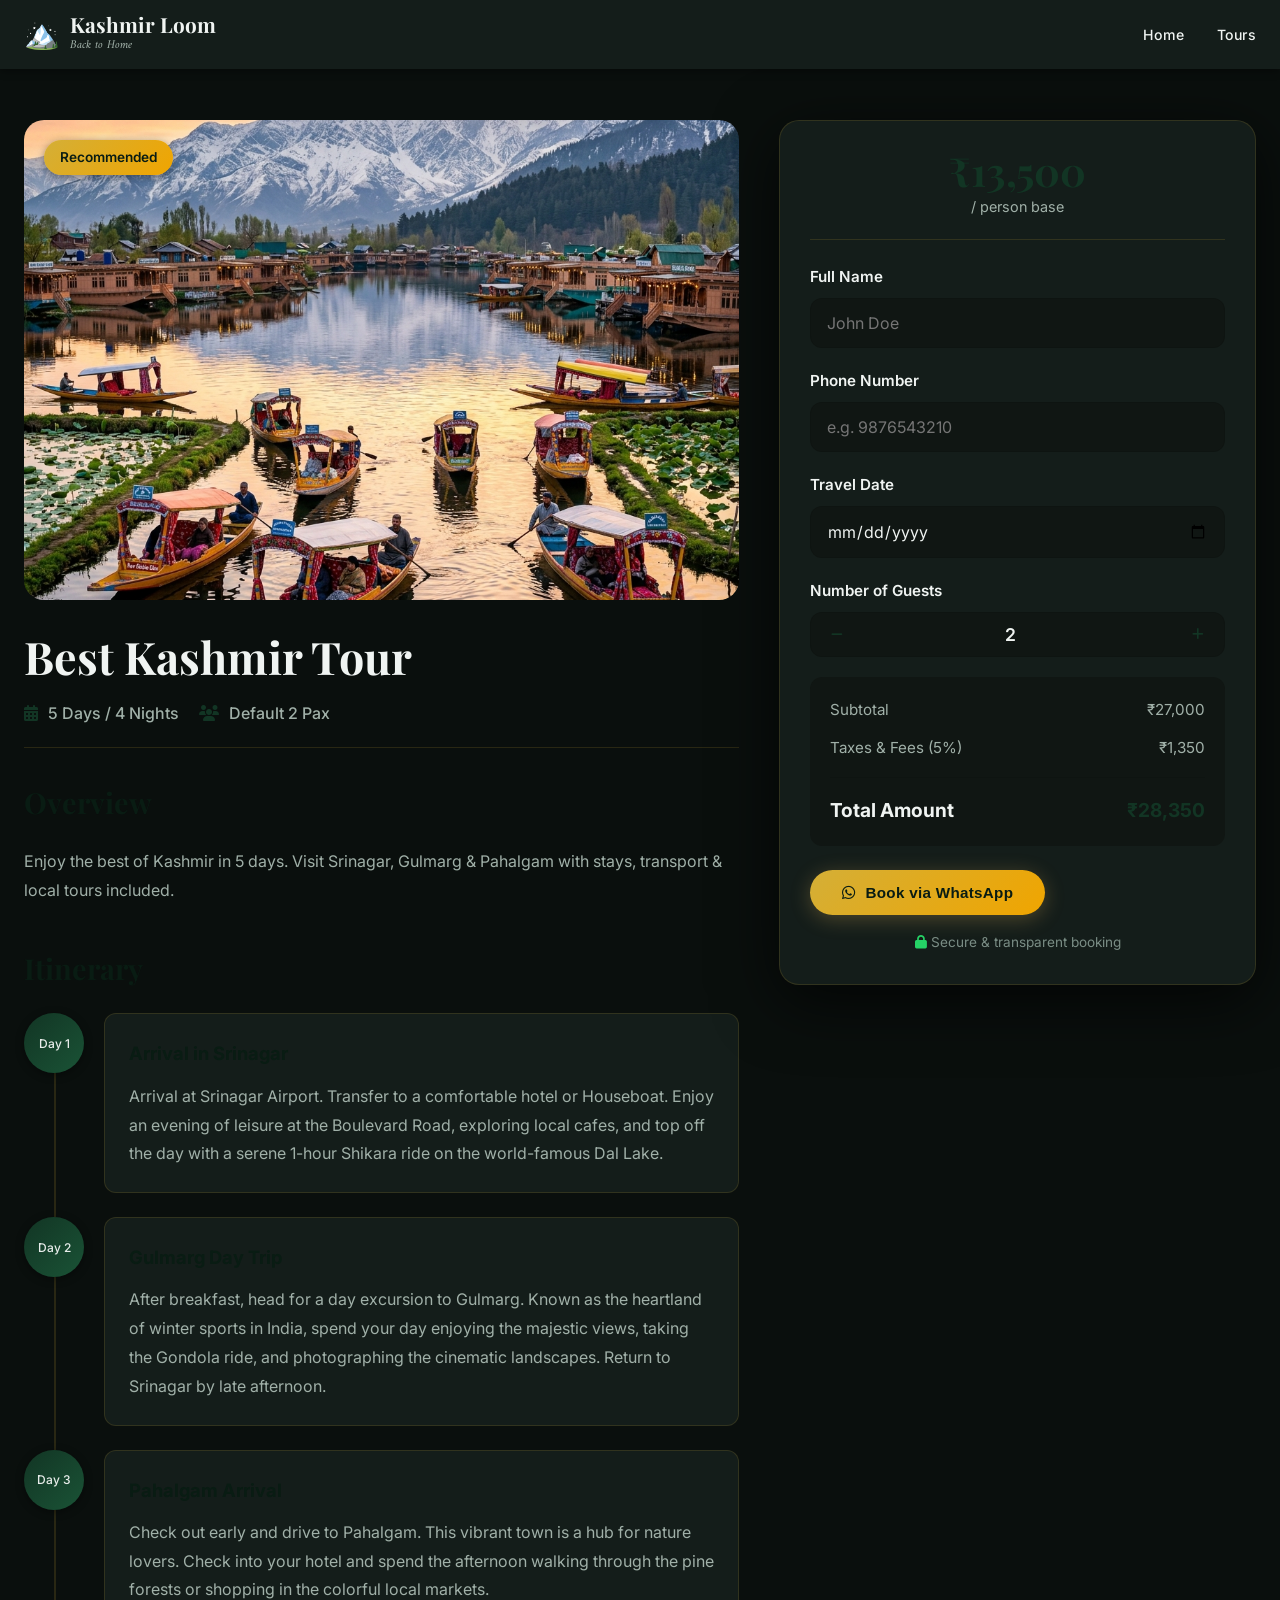
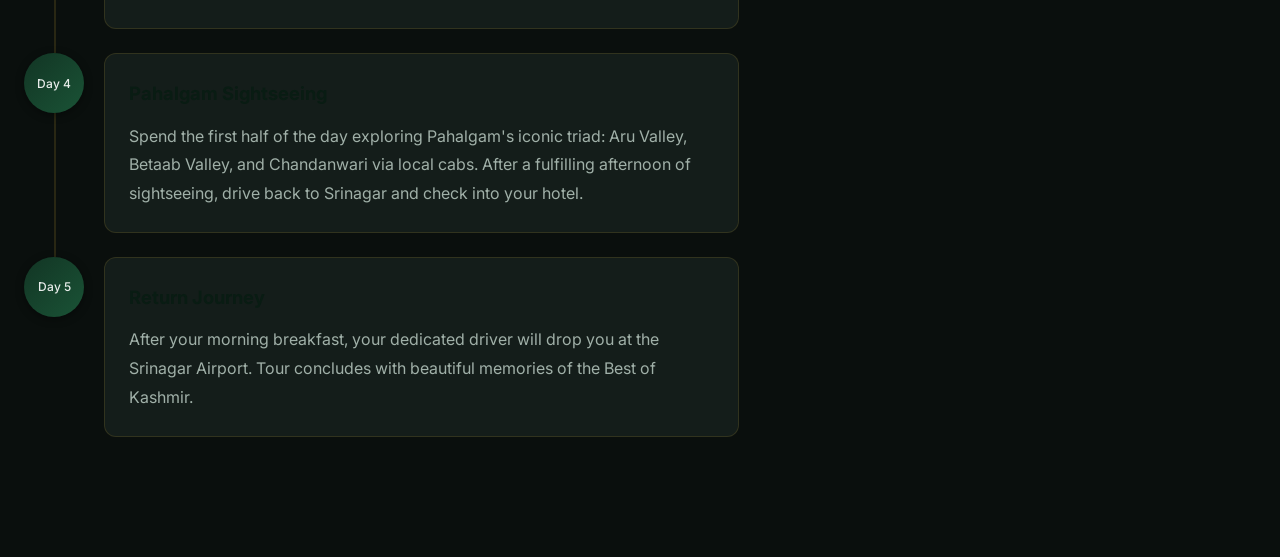
<file: booking.html>
<!DOCTYPE html>
<html lang="en">
<head>
    <meta charset="UTF-8">
    <meta name="viewport" content="width=device-width, initial-scale=1.0">
    <title>Booking Setup - Kashmir Loom Tour</title>
    <link rel="preconnect" href="https://fonts.googleapis.com">
    <link rel="preconnect" href="https://fonts.gstatic.com" crossorigin>
    <link href="https://fonts.googleapis.com/css2?family=Playfair+Display:ital,wght@0,400;0,500;0,600;0,700;1,400;1,500&family=Inter:wght@300;400;500;600;700&family=Amiri:ital,wght@0,400;0,700;1,400&display=swap" rel="stylesheet">
    <link rel="stylesheet" href="https://cdnjs.cloudflare.com/ajax/libs/font-awesome/6.5.1/css/all.min.css">
    <link rel="stylesheet" href="style.css">
</head>
<body class="bg-light">

    <!-- Thin Navigation -->
    <nav class="navbar solid-nav">
        <div class="nav-container">
            <a href="index.html" class="nav-logo">
                <span class="logo-icon">🏔️</span>
                <div class="logo-text">
                    <span class="logo-main">Kashmir Loom</span>
                    <span class="logo-sub">Back to Home</span>
                </div>
            </a>
            <ul class="nav-links">
                <li><a href="index.html#home" class="nav-link">Home</a></li>
                <li><a href="index.html#packages" class="nav-link">Tours</a></li>
            </ul>
        </div>
    </nav>

    <div class="booking-page-container container">
        <div class="booking-grid">
            
            <!-- Left Side: Itinerary Details -->
            <div class="booking-details-col">
                <div class="booking-img-wrapper">
                    <img id="detail-img" src="images/dal-lake.png" alt="Tour Cover">
                    <div class="detail-badge" id="detail-tag">Featured</div>
                </div>

                <div class="detail-header">
                    <h1 id="detail-title">Package Name</h1>
                    <div class="detail-meta">
                        <span id="detail-duration"><i class="fas fa-calendar-alt"></i> Loading...</span>
                        <span id="detail-pax-info"><i class="fas fa-users"></i> Loading...</span>
                    </div>
                </div>

                <div class="detail-section">
                    <h2>Overview</h2>
                    <p id="detail-desc">Loading description...</p>
                </div>

                <div class="detail-section">
                    <h2>Itinerary</h2>
                    <div class="itinerary-timeline" id="detail-itinerary">
                        <!-- JS injected -->
                    </div>
                </div>
            </div>

            <!-- Right Side: Sticky Checkout System -->
            <div class="booking-form-col">
                <div class="sticky-booking-card">
                    <div class="booking-price-head">
                        <span class="total-text" id="calc-base-price">₹0</span>
                        <span class="per-text">/ person base</span>
                    </div>

                    <form id="tour-checkout-form" class="checkout-form">
                        
                        <div class="checkout-group">
                            <label>Full Name</label>
                            <input type="text" id="book-name" placeholder="John Doe" required>
                        </div>
                        
                        <div class="checkout-group">
                            <label>Phone Number</label>
                            <input type="tel" id="book-phone" placeholder="e.g. 9876543210" required>
                        </div>

                        <div class="checkout-group">
                            <label>Travel Date</label>
                            <input type="date" id="book-date" required>
                        </div>

                        <div class="checkout-group">
                            <label>Number of Guests</label>
                            <div class="guest-counter">
                                <button type="button" id="btn-minus"><i class="fas fa-minus"></i></button>
                                <input type="number" id="book-guests" value="2" min="1" max="50">
                                <button type="button" id="btn-plus"><i class="fas fa-plus"></i></button>
                            </div>
                        </div>

                        <div class="checkout-summary">
                            <div class="summary-row">
                                <span>Subtotal</span>
                                <span id="summary-subtotal">₹0</span>
                            </div>
                            <div class="summary-row">
                                <span>Taxes & Fees (5%)</span>
                                <span id="summary-tax">₹0</span>
                            </div>
                            <div class="summary-divider"></div>
                            <div class="summary-row grand-total">
                                <span>Total Amount</span>
                                <span id="summary-total">₹0</span>
                            </div>
                        </div>

                        <button type="button" class="btn btn-primary w-100" id="btn-book-whatsapp">
                            <i class="fab fa-whatsapp"></i> Book via WhatsApp
                        </button>
                        <p class="secure-note"><i class="fas fa-lock"></i> Secure & transparent booking</p>
                    </form>
                </div>
            </div>
        </div>
    </div>

    <script src="script.js"></script>
</body>
</html>
</file>
<file: style.css>
/* ===================================
   DESIGN TOKENS & CSS VARIABLES
   =================================== */
:root {
    /* Colors - Premium Dark Mode */
    --clr-primary: #123524;
    --clr-primary-light: #1A5336;
    --clr-primary-dark: #091C13;
    --clr-accent: #D4AF37;       /* Rich Gold */
    --clr-accent-light: #F3E5AB;
    --clr-accent-dark: #AA8C2C;
    --clr-gold: #F0A500;
    --clr-bg: #0A0F0D;           /* Deep Dark Greenish Black */
    --clr-bg-alt: #101613;       /* Slightly lighter */
    --clr-surface: #141D1A;      /* Card backgrounds */
    --clr-surface-glass: rgba(20, 29, 26, 0.6);
    --clr-text: #F0F4F2;         /* Off-white */
    --clr-text-muted: #A0B0A8;
    --clr-text-light: #7A8D85;
    --clr-border: rgba(212, 175, 55, 0.15); /* Gold tinted borders */
    --clr-shadow: rgba(0, 0, 0, 0.4);
    --clr-dark-overlay: rgba(0, 0, 0, 0.7);
    --clr-whatsapp: #25D366;
    --clr-google: #4285F4;

    /* Gradients */
    --grad-primary: linear-gradient(135deg, #123524 0%, #1A5336 100%);
    --grad-accent: linear-gradient(135deg, #D4AF37 0%, #F0A500 100%);
    --grad-hero: linear-gradient(180deg, rgba(10,15,13,0.4) 0%, #0A0F0D 100%);
    --grad-dark: linear-gradient(135deg, #091C13 0%, #123524 50%, #091C13 100%);

    /* Typography */
    --ff-heading: 'Playfair Display', Georgia, serif;
    --ff-body: 'Inter', -apple-system, sans-serif;
    --ff-accent: 'Amiri', serif;
    
    /* Sizing */
    --max-width: 1280px;
    --section-pad: 120px;
    --radius-sm: 8px;
    --radius-md: 12px;
    --radius-lg: 20px;
    --radius-xl: 28px;

    /* Transitions */
    --trans-fast: 0.2s cubic-bezier(0.4, 0, 0.2, 1);
    --trans-base: 0.3s cubic-bezier(0.4, 0, 0.2, 1);
    --trans-slow: 0.5s cubic-bezier(0.4, 0, 0.2, 1);
    --trans-spring: 0.6s cubic-bezier(0.34, 1.56, 0.64, 1);

    /* Shadows & Glows */
    --shadow-sm: 0 2px 8px rgba(0,0,0,0.4);
    --shadow-md: 0 4px 20px rgba(0,0,0,0.5);
    --shadow-lg: 0 8px 40px rgba(0,0,0,0.6);
    --shadow-xl: 0 16px 64px rgba(0,0,0,0.7);
    --shadow-glow: 0 0 30px rgba(212, 175, 55, 0.25);
}

/* ===================================
   RESET & BASE
   =================================== */
*, *::before, *::after {
    margin: 0;
    padding: 0;
    box-sizing: border-box;
}

html {
    scroll-behavior: smooth;
    font-size: 16px;
    scroll-padding-top: 80px;
}

body {
    font-family: var(--ff-body);
    color: var(--clr-text);
    background: var(--clr-bg);
    line-height: 1.7;
    overflow-x: hidden;
    -webkit-font-smoothing: antialiased;
}

img {
    max-width: 100%;
    height: auto;
    display: block;
}

a {
    text-decoration: none;
    color: inherit;
    transition: var(--trans-base);
}

ul {
    list-style: none;
}

.container {
    max-width: var(--max-width);
    margin: 0 auto;
    padding: 0 24px;
}

.section {
    padding: var(--section-pad) 0;
    position: relative;
}

.text-center {
    text-align: center;
}

.text-accent {
    color: var(--clr-accent);
    font-style: italic;
}

.text-gold {
    color: var(--clr-gold);
}

/* ===================================
   PRELOADER
   =================================== */
#preloader {
    position: fixed;
    inset: 0;
    z-index: 10000;
    background: var(--grad-dark);
    display: flex;
    align-items: center;
    justify-content: center;
    transition: opacity 0.6s ease, visibility 0.6s ease;
}

#preloader.loaded {
    opacity: 0;
    visibility: hidden;
}

.loader-content {
    text-align: center;
}

.loader-mandala {
    width: 60px;
    height: 60px;
    border: 3px solid rgba(212, 168, 83, 0.2);
    border-top-color: var(--clr-accent);
    border-radius: 50%;
    animation: spin 1s linear infinite;
    margin: 0 auto 24px;
}

@keyframes spin {
    to { transform: rotate(360deg); }
}

.loader-text {
    font-family: var(--ff-heading);
    font-size: 1.5rem;
    color: white;
    margin-bottom: 4px;
}

.loader-subtext {
    font-family: var(--ff-accent);
    font-size: 1rem;
    color: var(--clr-accent);
    font-style: italic;
}

/* ===================================
   NAVIGATION
   =================================== */
.navbar {
    position: fixed;
    top: 0;
    left: 0;
    right: 0;
    z-index: 1000;
    padding: 16px 0;
    transition: var(--trans-base);
}

.navbar.scrolled {
    background: var(--clr-surface-glass);
    backdrop-filter: blur(20px);
    -webkit-backdrop-filter: blur(20px);
    padding: 10px 0;
    box-shadow: var(--shadow-md);
}

.nav-container {
    max-width: var(--max-width);
    margin: 0 auto;
    padding: 0 24px;
    display: flex;
    align-items: center;
    justify-content: space-between;
}

.nav-logo {
    display: flex;
    align-items: center;
    gap: 10px;
    z-index: 1001;
}

.logo-icon {
    font-size: 1.8rem;
}

.logo-text {
    display: flex;
    flex-direction: column;
}

.logo-main {
    font-family: var(--ff-heading);
    font-size: 1.3rem;
    font-weight: 700;
    color: white;
    line-height: 1.1;
    transition: var(--trans-base);
}

.logo-sub {
    font-family: var(--ff-accent);
    font-size: 0.75rem;
    color: var(--clr-accent-light);
    font-style: italic;
    transition: var(--trans-base);
}

.navbar.scrolled .logo-main {
    color: var(--clr-primary-dark);
}

.navbar.scrolled .logo-sub {
    color: var(--clr-accent-dark);
}

.nav-links {
    display: flex;
    align-items: center;
    gap: 32px;
}

.nav-link {
    font-size: 0.88rem;
    font-weight: 500;
    color: rgba(255,255,255,0.85);
    position: relative;
    padding: 4px 0;
    letter-spacing: 0.02em;
}

.nav-link::after {
    content: '';
    position: absolute;
    bottom: -2px;
    left: 0;
    width: 0;
    height: 2px;
    background: var(--clr-accent);
    transition: var(--trans-base);
}

.nav-link:hover,
.nav-link.active {
    color: var(--clr-accent-light);
}

.nav-link:hover::after,
.nav-link.active::after {
    width: 100%;
}

.navbar.scrolled .nav-link {
    color: var(--clr-text-muted);
}

.navbar.scrolled .nav-link:hover,
.navbar.scrolled .nav-link.active {
    color: var(--clr-primary);
}

.nav-cta {
    display: flex;
    align-items: center;
    gap: 8px;
    padding: 10px 24px;
    background: var(--grad-accent);
    color: var(--clr-primary-dark);
    border-radius: 50px;
    font-weight: 600;
    font-size: 0.88rem;
    box-shadow: var(--shadow-glow);
    transition: var(--trans-base);
}

.nav-cta:hover {
    transform: translateY(-2px);
    box-shadow: 0 6px 24px rgba(212, 168, 83, 0.4);
}

.nav-toggle {
    display: none;
    flex-direction: column;
    gap: 5px;
    background: none;
    border: none;
    cursor: pointer;
    z-index: 1001;
    padding: 4px;
}

.nav-toggle span {
    width: 24px;
    height: 2px;
    background: white;
    transition: var(--trans-base);
    border-radius: 2px;
}

.navbar.scrolled .nav-toggle span {
    background: var(--clr-text);
}

.nav-toggle.active span:nth-child(1) {
    transform: rotate(45deg) translate(5px, 5px);
}

.nav-toggle.active span:nth-child(2) {
    opacity: 0;
}

.nav-toggle.active span:nth-child(3) {
    transform: rotate(-45deg) translate(5px, -5px);
}

/* ===================================
   HERO SECTION
   =================================== */
.hero {
    min-height: 100vh;
    display: flex;
    align-items: center;
    justify-content: center;
    position: relative;
    overflow: hidden;
}

.hero-bg {
    position: absolute;
    inset: 0;
    z-index: 0;
}

.hero-bg-img {
    width: 100%;
    height: 100%;
    object-fit: cover;
    animation: heroZoom 30s ease-in-out infinite alternate;
}

@keyframes heroZoom {
    0% { transform: scale(1); }
    100% { transform: scale(1.08); }
}

.hero-overlay {
    position: absolute;
    inset: 0;
    background: var(--grad-hero);
}

.hero-particles {
    position: absolute;
    inset: 0;
    z-index: 1;
    pointer-events: none;
}

.hero-content {
    position: relative;
    z-index: 2;
    text-align: center;
    max-width: 800px;
    padding: 0 24px;
}

.hero-badge {
    display: inline-flex;
    align-items: center;
    gap: 8px;
    padding: 8px 20px;
    background: rgba(212, 168, 83, 0.15);
    border: 1px solid rgba(212, 168, 83, 0.3);
    border-radius: 50px;
    color: var(--clr-accent-light);
    font-size: 0.85rem;
    font-weight: 500;
    margin-bottom: 28px;
    backdrop-filter: blur(8px);
    animation: fadeSlideUp 0.8s ease forwards;
    opacity: 0;
}

.badge-star {
    color: var(--clr-gold);
    font-size: 1rem;
}

.hero-title {
    font-family: var(--ff-heading);
    font-size: clamp(2.5rem, 6vw, 4.5rem);
    color: white;
    line-height: 1.15;
    margin-bottom: 20px;
    animation: fadeSlideUp 0.8s ease 0.2s forwards;
    opacity: 0;
}

.hero-title-line {
    display: block;
}

.hero-title-accent {
    color: var(--clr-accent-light);
    font-style: italic;
}

.hero-subtitle {
    font-size: 1.1rem;
    color: rgba(255, 255, 255, 0.8);
    max-width: 600px;
    margin: 0 auto 36px;
    line-height: 1.8;
    animation: fadeSlideUp 0.8s ease 0.4s forwards;
    opacity: 0;
}

.hero-cta-group {
    display: flex;
    align-items: center;
    justify-content: center;
    gap: 16px;
    margin-bottom: 56px;
    animation: fadeSlideUp 0.8s ease 0.6s forwards;
    opacity: 0;
    flex-wrap: wrap;
}

.hero-stats {
    display: flex;
    align-items: center;
    justify-content: center;
    gap: 32px;
    animation: fadeSlideUp 0.8s ease 0.8s forwards;
    opacity: 0;
    flex-wrap: wrap;
}

.stat-item {
    text-align: center;
}

.stat-number {
    font-family: var(--ff-heading);
    font-size: 2rem;
    font-weight: 700;
    color: white;
}

.stat-suffix {
    font-family: var(--ff-heading);
    font-size: 1.4rem;
    color: var(--clr-accent-light);
}

.stat-label {
    display: block;
    font-size: 0.78rem;
    color: rgba(255,255,255,0.6);
    text-transform: uppercase;
    letter-spacing: 0.08em;
    margin-top: 4px;
}

.stat-divider {
    width: 1px;
    height: 40px;
    background: rgba(255,255,255,0.2);
}

.hero-scroll {
    position: absolute;
    bottom: 32px;
    left: 50%;
    transform: translateX(-50%);
    z-index: 2;
}

.scroll-indicator {
    display: flex;
    flex-direction: column;
    align-items: center;
    gap: 8px;
    color: rgba(255,255,255,0.5);
    font-size: 0.7rem;
    text-transform: uppercase;
    letter-spacing: 0.15em;
}

.scroll-line {
    width: 1px;
    height: 40px;
    background: linear-gradient(to bottom, var(--clr-accent), transparent);
    animation: scrollPulse 2s ease-in-out infinite;
}

@keyframes scrollPulse {
    0%, 100% { opacity: 0.3; height: 40px; }
    50% { opacity: 1; height: 55px; }
}

@keyframes fadeSlideUp {
    from { opacity: 0; transform: translateY(30px); }
    to { opacity: 1; transform: translateY(0); }
}

/* ===================================
   BUTTONS
   =================================== */
.btn {
    display: inline-flex;
    align-items: center;
    gap: 10px;
    padding: 14px 32px;
    border-radius: 50px;
    font-weight: 600;
    font-size: 0.95rem;
    letter-spacing: 0.02em;
    cursor: pointer;
    border: none;
    transition: var(--trans-base);
    position: relative;
    overflow: hidden;
}

.btn::before {
    content: '';
    position: absolute;
    inset: 0;
    background: rgba(255,255,255,0.1);
    transform: translateX(-100%);
    transition: var(--trans-base);
}

.btn:hover::before {
    transform: translateX(0);
}

.btn-primary {
    background: var(--grad-accent);
    color: var(--clr-primary-dark);
    box-shadow: 0 4px 20px rgba(212, 168, 83, 0.3);
}

.btn-primary:hover {
    transform: translateY(-3px);
    box-shadow: 0 8px 32px rgba(212, 168, 83, 0.4);
}

.btn-secondary {
    background: rgba(255,255,255,0.1);
    color: white;
    border: 1px solid rgba(255,255,255,0.3);
    backdrop-filter: blur(8px);
}

.btn-secondary:hover {
    background: rgba(255,255,255,0.2);
    transform: translateY(-3px);
}

.btn-package {
    width: 100%;
    justify-content: center;
    background: var(--grad-primary);
    color: white;
    padding: 14px;
}

.btn-package:hover {
    transform: translateY(-2px);
    box-shadow: 0 4px 20px rgba(26, 92, 58, 0.3);
}

.btn-whatsapp {
    background: var(--clr-whatsapp);
    color: white;
    font-size: 1.1rem;
    padding: 16px 36px;
}

.btn-whatsapp:hover {
    transform: translateY(-3px);
    box-shadow: 0 8px 32px rgba(37, 211, 102, 0.3);
}

.btn-call {
    background: var(--grad-primary);
    color: white;
    font-size: 1.1rem;
    padding: 16px 36px;
}

.btn-call:hover {
    transform: translateY(-3px);
    box-shadow: 0 8px 32px rgba(26, 92, 58, 0.3);
}

.btn-submit {
    width: 100%;
    justify-content: center;
    background: var(--grad-primary);
    color: white;
    padding: 16px;
    font-size: 1rem;
    cursor: pointer;
}

.btn-submit:hover {
    transform: translateY(-2px);
    box-shadow: 0 6px 24px rgba(26, 92, 58, 0.3);
}

/* ===================================
   SECTION HEADERS
   =================================== */
.section-label {
    display: flex;
    align-items: center;
    gap: 12px;
    margin-bottom: 16px;
}

.section-label.center {
    justify-content: center;
}

.label-line {
    width: 40px;
    height: 2px;
    background: var(--clr-accent);
}

.label-text {
    font-family: var(--ff-accent);
    font-size: 1rem;
    color: var(--clr-accent-dark);
    font-style: italic;
    letter-spacing: 0.05em;
}

.section-title {
    font-family: var(--ff-heading);
    font-size: clamp(2rem, 4vw, 2.8rem);
    color: var(--clr-text);
    line-height: 1.2;
    margin-bottom: 16px;
}

.section-subtitle {
    font-size: 1.05rem;
    color: var(--clr-text-muted);
    max-width: 550px;
    margin: 0 auto;
}

.section-header {
    margin-bottom: 60px;
}

/* ===================================
   ABOUT SECTION
   =================================== */
.about {
    background: var(--clr-bg);
}

.about-grid {
    display: grid;
    grid-template-columns: 1fr 1fr;
    gap: 80px;
    align-items: center;
}

.about-images {
    position: relative;
}

.about-img-main {
    border-radius: var(--radius-lg);
    overflow: hidden;
    box-shadow: var(--shadow-lg);
}

.about-img-main img {
    width: 100%;
    height: 420px;
    object-fit: cover;
    transition: var(--trans-slow);
}

.about-img-main:hover img {
    transform: scale(1.05);
}

.about-img-float {
    position: absolute;
    bottom: -40px;
    right: -40px;
    width: 200px;
    height: 200px;
    border-radius: var(--radius-md);
    overflow: hidden;
    border: 4px solid var(--clr-surface);
    box-shadow: var(--shadow-lg);
}

.about-img-float img {
    width: 100%;
    height: 100%;
    object-fit: cover;
}

.about-experience-badge {
    position: absolute;
    top: -20px;
    left: -20px;
    background: var(--grad-accent);
    color: var(--clr-primary-dark);
    padding: 20px;
    border-radius: var(--radius-md);
    text-align: center;
    box-shadow: var(--shadow-md);
}

.exp-number {
    display: block;
    font-family: var(--ff-heading);
    font-size: 2rem;
    font-weight: 700;
    line-height: 1;
}

.exp-text {
    font-size: 0.75rem;
    font-weight: 600;
    text-transform: uppercase;
    letter-spacing: 0.05em;
}

.about-lead {
    font-size: 1.15rem;
    color: var(--clr-text);
    margin-bottom: 16px;
    line-height: 1.8;
}

.about-text {
    font-size: 0.95rem;
    color: var(--clr-text-muted);
    margin-bottom: 32px;
    line-height: 1.8;
}

.about-features {
    display: grid;
    grid-template-columns: 1fr 1fr;
    gap: 20px;
}

.feature-item {
    display: flex;
    gap: 14px;
    padding: 16px;
    border-radius: var(--radius-md);
    background: var(--clr-surface);
    border: 1px solid var(--clr-border);
    transition: var(--trans-base);
}

.feature-item:hover {
    transform: translateY(-4px);
    box-shadow: var(--shadow-md);
    border-color: var(--clr-accent);
}

.feature-icon {
    width: 44px;
    height: 44px;
    background: rgba(26, 92, 58, 0.08);
    border-radius: 12px;
    display: flex;
    align-items: center;
    justify-content: center;
    color: var(--clr-primary);
    font-size: 1.1rem;
    flex-shrink: 0;
}

.feature-info h4 {
    font-size: 0.9rem;
    font-weight: 600;
    color: var(--clr-text);
    margin-bottom: 2px;
}

.feature-info p {
    font-size: 0.78rem;
    color: var(--clr-text-muted);
}

/* ===================================
   DESTINATIONS SECTION
   =================================== */
.destinations {
    background: var(--clr-bg-alt);
}

.destinations-grid {
    display: grid;
    grid-template-columns: repeat(4, 1fr);
    gap: 24px;
}

.destination-card {
    border-radius: var(--radius-lg);
    overflow: hidden;
    background: var(--clr-surface);
    box-shadow: var(--shadow-sm);
    transition: var(--trans-base);
    cursor: pointer;
}

.destination-card:hover {
    transform: translateY(-8px);
    box-shadow: var(--shadow-lg);
}

.dest-img {
    position: relative;
    overflow: hidden;
    height: 220px;
}

.dest-img img {
    width: 100%;
    height: 100%;
    object-fit: cover;
    transition: var(--trans-slow);
}

.destination-card:hover .dest-img img {
    transform: scale(1.1);
}

.dest-overlay {
    position: absolute;
    top: 12px;
    left: 12px;
}

.dest-tag {
    padding: 6px 14px;
    background: var(--grad-accent);
    color: var(--clr-primary-dark);
    border-radius: 50px;
    font-size: 0.72rem;
    font-weight: 700;
    text-transform: uppercase;
    letter-spacing: 0.05em;
}

.dest-content {
    padding: 20px;
}

.dest-content h3 {
    font-family: var(--ff-heading);
    font-size: 1.15rem;
    color: var(--clr-text);
    margin-bottom: 8px;
}

.dest-content p {
    font-size: 0.85rem;
    color: var(--clr-text-muted);
    margin-bottom: 12px;
    line-height: 1.6;
}

.dest-meta {
    display: flex;
    justify-content: space-between;
    font-size: 0.8rem;
    color: var(--clr-text-light);
}

.dest-meta i {
    margin-right: 6px;
    color: var(--clr-accent);
}

/* ===================================
   PACKAGES SECTION
   =================================== */
.packages {
    background: var(--clr-bg);
}

.packages-grid {
    display: grid;
    grid-template-columns: repeat(3, 1fr);
    gap: 40px;
}

.package-card {
    background: var(--clr-surface);
    border-radius: var(--radius-xl);
    padding: 36px 28px 28px;
    position: relative;
    border: 1px solid var(--clr-border);
    transition: var(--trans-base);
    overflow: hidden;
}

.package-card::before {
    content: '';
    position: absolute;
    top: 0;
    left: 0;
    right: 0;
    height: 4px;
    background: var(--grad-primary);
}

.package-card.featured {
    border-color: var(--clr-accent);
    transform: scale(1.04);
    box-shadow: var(--shadow-lg);
}

.package-card.featured::before {
    background: var(--grad-accent);
    height: 5px;
}

.package-card:hover {
    transform: translateY(-8px);
    box-shadow: var(--shadow-lg);
}

.package-card.featured:hover {
    transform: translateY(-8px) scale(1.04);
}

.package-badge {
    position: absolute;
    top: 16px;
    right: 16px;
    padding: 4px 14px;
    background: rgba(26, 92, 58, 0.08);
    color: var(--clr-primary);
    border-radius: 50px;
    font-size: 0.72rem;
    font-weight: 700;
    text-transform: uppercase;
    letter-spacing: 0.05em;
}

.package-card.featured .package-badge {
    background: var(--grad-accent);
    color: var(--clr-primary-dark);
}

.package-header {
    text-align: center;
    margin-bottom: 24px;
    padding-bottom: 24px;
    border-bottom: 1px solid var(--clr-border);
}

.package-icon {
    width: 60px;
    height: 60px;
    background: rgba(26, 92, 58, 0.08);
    border-radius: 50%;
    display: flex;
    align-items: center;
    justify-content: center;
    margin: 0 auto 16px;
    font-size: 1.5rem;
    color: var(--clr-primary);
}

.package-card.featured .package-icon {
    background: var(--grad-accent);
    color: var(--clr-primary-dark);
}

.package-header h3 {
    font-family: var(--ff-heading);
    font-size: 1.4rem;
    color: var(--clr-text);
    margin-bottom: 8px;
}

.package-duration {
    font-size: 0.85rem;
    color: var(--clr-text-muted);
}

.package-duration i {
    margin-right: 6px;
    color: var(--clr-accent);
}

.package-features {
    margin-bottom: 28px;
}

.package-features li {
    padding: 8px 0;
    font-size: 0.9rem;
    color: var(--clr-text-muted);
    display: flex;
    align-items: center;
    gap: 12px;
}

.package-features li i {
    color: var(--clr-primary-light);
    font-size: 0.8rem;
    flex-shrink: 0;
}

.package-price {
    text-align: center;
    margin-bottom: 20px;
}

.price-from {
    display: block;
    font-size: 0.78rem;
    color: var(--clr-text-light);
    text-transform: uppercase;
    letter-spacing: 0.08em;
}

.price-amount {
    display: block;
    font-family: var(--ff-heading);
    font-size: 2.4rem;
    font-weight: 700;
    color: var(--clr-accent-light);
    margin: 4px 0;
}

.package-card.featured .price-amount {
    color: var(--clr-accent-dark);
}

.price-per {
    font-size: 0.82rem;
    color: var(--clr-text-muted);
}

.package-desc {
    font-size: 0.9rem;
    color: var(--clr-text-muted);
    line-height: 1.6;
    margin-bottom: 24px;
    text-align: center;
}

/* ===================================
   SERVICES SECTION
   =================================== */
.services {
    background: var(--clr-bg-alt);
}

.services-grid {
    display: grid;
    grid-template-columns: repeat(4, 1fr);
    gap: 24px;
}

.service-card {
    background: var(--clr-surface);
    border-radius: var(--radius-lg);
    padding: 32px 24px;
    border: 1px solid var(--clr-border);
    transition: var(--trans-base);
    text-align: center;
}

.service-card:hover {
    transform: translateY(-5px);
    box-shadow: var(--shadow-md);
    border-color: var(--clr-accent);
}

.service-icon {
    width: 56px;
    height: 56px;
    background: rgba(26, 92, 58, 0.08);
    border-radius: 50%;
    display: flex;
    align-items: center;
    justify-content: center;
    margin: 0 auto 16px;
    font-size: 1.4rem;
    color: var(--clr-primary);
    transition: var(--trans-base);
}

.service-card:hover .service-icon {
    background: var(--grad-accent);
    color: var(--clr-primary-dark);
}

.service-card h4 {
    font-family: var(--ff-heading);
    font-size: 1.1rem;
    color: var(--clr-text);
    margin-bottom: 12px;
}

.service-card p {
    font-size: 0.85rem;
    color: var(--clr-text-muted);
    line-height: 1.6;
}

/* ===================================
   GALLERY SECTION
   =================================== */
.gallery {
    background: var(--clr-bg-alt);
}

.gallery-grid {
    display: grid;
    grid-template-columns: repeat(4, 1fr);
    grid-auto-rows: 220px;
    gap: 16px;
}

.gallery-item {
    border-radius: var(--radius-md);
    overflow: hidden;
    position: relative;
    cursor: pointer;
}

.gallery-item-lg {
    grid-column: span 2;
}

.gallery-item img {
    width: 100%;
    height: 100%;
    object-fit: cover;
    transition: var(--trans-slow);
}

.gallery-item:hover img {
    transform: scale(1.1);
}

.gallery-overlay {
    position: absolute;
    inset: 0;
    background: rgba(10, 25, 15, 0.5);
    display: flex;
    flex-direction: column;
    align-items: center;
    justify-content: center;
    gap: 8px;
    opacity: 0;
    transition: var(--trans-base);
    color: white;
}

.gallery-item:hover .gallery-overlay {
    opacity: 1;
}

.gallery-overlay i {
    font-size: 1.5rem;
}

.gallery-overlay span {
    font-size: 0.85rem;
    font-weight: 500;
}

/* ===================================
   REVIEWS SECTION
   =================================== */
.reviews {
    background: var(--clr-bg);
}

.reviews-rating-summary {
    text-align: center;
    margin-bottom: 48px;
}

.rating-big {
    display: inline-flex;
    flex-direction: column;
    align-items: center;
    gap: 8px;
}

.rating-number {
    font-family: var(--ff-heading);
    font-size: 3.5rem;
    font-weight: 700;
    color: var(--clr-text);
}

.rating-stars {
    display: flex;
    gap: 4px;
    color: var(--clr-gold);
    font-size: 1.3rem;
}

.rating-count {
    font-size: 0.88rem;
    color: var(--clr-text-muted);
}

.reviews-slider {
    position: relative;
    overflow: hidden;
}

.reviews-track {
    display: flex;
    gap: 24px;
    transition: transform 0.5s cubic-bezier(0.4, 0, 0.2, 1);
}

.review-card {
    min-width: calc(33.333% - 16px);
    background: var(--clr-surface);
    border-radius: var(--radius-lg);
    padding: 28px;
    border: 1px solid var(--clr-border);
    transition: var(--trans-base);
    flex-shrink: 0;
}

.review-card:hover {
    box-shadow: var(--shadow-md);
    border-color: var(--clr-accent);
}

.review-header {
    display: flex;
    align-items: center;
    gap: 12px;
    margin-bottom: 12px;
}

.review-avatar {
    width: 48px;
    height: 48px;
    border-radius: 50%;
    background: var(--grad-primary);
    color: white;
    display: flex;
    align-items: center;
    justify-content: center;
    font-weight: 700;
    font-size: 0.95rem;
    flex-shrink: 0;
}

.review-info h4 {
    font-size: 0.95rem;
    font-weight: 600;
    color: var(--clr-text);
}

.review-date {
    font-size: 0.78rem;
    color: var(--clr-text-light);
}

.review-google {
    margin-left: auto;
    color: var(--clr-google);
    font-size: 1.2rem;
}

.review-stars {
    display: flex;
    gap: 3px;
    color: var(--clr-gold);
    font-size: 0.85rem;
    margin-bottom: 12px;
}

.review-text {
    font-size: 0.9rem;
    color: var(--clr-text-muted);
    line-height: 1.7;
    font-style: italic;
}

.reviews-controls {
    display: flex;
    align-items: center;
    justify-content: center;
    gap: 16px;
    margin-top: 36px;
}

.review-btn {
    width: 44px;
    height: 44px;
    border-radius: 50%;
    border: 1px solid var(--clr-border);
    background: var(--clr-surface);
    cursor: pointer;
    display: flex;
    align-items: center;
    justify-content: center;
    transition: var(--trans-base);
    color: var(--clr-text-muted);
}

.review-btn:hover {
    background: var(--clr-primary);
    color: white;
    border-color: var(--clr-primary);
}

.review-dots {
    display: flex;
    gap: 8px;
}

.review-dot {
    width: 10px;
    height: 10px;
    border-radius: 50%;
    background: var(--clr-border);
    cursor: pointer;
    transition: var(--trans-base);
}

.review-dot.active {
    background: var(--clr-primary);
    width: 28px;
    border-radius: 10px;
}

/* ===================================
   CTA SECTION
   =================================== */
.cta-section {
    position: relative;
    padding: 100px 0;
    overflow: hidden;
}

.cta-bg {
    position: absolute;
    inset: 0;
}

.cta-bg-img {
    width: 100%;
    height: 100%;
    object-fit: cover;
}

.cta-overlay {
    position: absolute;
    inset: 0;
    background: rgba(10, 25, 15, 0.8);
}

.cta-content {
    position: relative;
    z-index: 1;
    text-align: center;
}

.cta-content h2 {
    font-family: var(--ff-heading);
    font-size: clamp(1.8rem, 4vw, 2.8rem);
    color: white;
    margin-bottom: 16px;
}

.cta-content p {
    font-size: 1.1rem;
    color: rgba(255,255,255,0.7);
    max-width: 500px;
    margin: 0 auto 36px;
}

.cta-buttons {
    display: flex;
    align-items: center;
    justify-content: center;
    gap: 16px;
    flex-wrap: wrap;
}

/* ===================================
   CONTACT SECTION
   =================================== */
.contact {
    background: var(--clr-bg);
}

.contact-grid {
    display: grid;
    grid-template-columns: 1fr 1.2fr;
    gap: 40px;
    margin-bottom: 48px;
}

.contact-info-cards {
    display: grid;
    grid-template-columns: 1fr 1fr;
    gap: 16px;
}

.contact-card {
    background: var(--clr-surface);
    border-radius: var(--radius-md);
    padding: 24px 20px;
    border: 1px solid var(--clr-border);
    transition: var(--trans-base);
    text-align: center;
}

.contact-card:hover {
    transform: translateY(-4px);
    box-shadow: var(--shadow-md);
    border-color: var(--clr-accent);
}

.contact-card-icon {
    width: 50px;
    height: 50px;
    background: rgba(26, 92, 58, 0.08);
    border-radius: 50%;
    display: flex;
    align-items: center;
    justify-content: center;
    margin: 0 auto 12px;
    color: var(--clr-primary);
    font-size: 1.2rem;
}

.contact-card h4 {
    font-size: 0.95rem;
    font-weight: 600;
    color: var(--clr-text);
    margin-bottom: 8px;
}

.contact-card p {
    font-size: 0.82rem;
    color: var(--clr-text-muted);
    line-height: 1.6;
}

.contact-card a {
    color: var(--clr-primary);
    font-weight: 600;
}

.contact-card a:hover {
    color: var(--clr-accent-dark);
}

.contact-card-note {
    margin-top: 6px;
    font-size: 0.75rem !important;
    color: var(--clr-primary-light) !important;
    font-weight: 500;
}

/* Contact Form */
.contact-form-wrapper {
    background: var(--clr-surface);
    border-radius: var(--radius-lg);
    padding: 36px;
    border: 1px solid var(--clr-border);
    box-shadow: var(--shadow-sm);
}

.contact-form h3 {
    font-family: var(--ff-heading);
    font-size: 1.4rem;
    color: var(--clr-text);
    margin-bottom: 8px;
}

.contact-form > p {
    font-size: 0.88rem;
    color: var(--clr-text-muted);
    margin-bottom: 24px;
}

.form-group {
    position: relative;
    margin-bottom: 16px;
}

.form-row {
    display: grid;
    grid-template-columns: 1fr 1fr;
    gap: 16px;
}

.form-group input,
.form-group select,
.form-group textarea {
    width: 100%;
    padding: 14px 16px 14px 46px;
    border: 1px solid var(--clr-border);
    border-radius: var(--radius-sm);
    font-family: var(--ff-body);
    font-size: 0.9rem;
    color: var(--clr-text);
    background: var(--clr-bg);
    transition: var(--trans-base);
    outline: none;
}

.form-group textarea {
    resize: vertical;
    min-height: 100px;
}

.form-group input:focus,
.form-group select:focus,
.form-group textarea:focus {
    border-color: var(--clr-primary);
    box-shadow: 0 0 0 3px rgba(26, 92, 58, 0.1);
}

.form-group label {
    position: absolute;
    left: 16px;
    top: 50%;
    transform: translateY(-50%);
    color: var(--clr-text-light);
    pointer-events: none;
    font-size: 0.9rem;
}

.form-group:has(textarea) label {
    top: 20px;
    transform: none;
}

/* Map */
.map-container {
    border-radius: var(--radius-lg);
    overflow: hidden;
    box-shadow: var(--shadow-md);
    border: 1px solid var(--clr-border);
}

/* ===================================
   FOOTER
   =================================== */
.footer {
    background: var(--clr-primary-dark);
    color: rgba(255,255,255,0.7);
    padding: 64px 0 0;
}

.footer-grid {
    display: grid;
    grid-template-columns: 1.5fr 1fr 1fr 1.2fr;
    gap: 40px;
    padding-bottom: 48px;
    border-bottom: 1px solid rgba(255,255,255,0.1);
}

.footer-logo {
    display: flex;
    align-items: center;
    gap: 10px;
    margin-bottom: 16px;
}

.footer .logo-main {
    color: white;
}

.footer .logo-sub {
    color: var(--clr-accent-light);
}

.footer-desc {
    font-size: 0.88rem;
    line-height: 1.7;
    margin-bottom: 20px;
}

.footer-social {
    display: flex;
    gap: 10px;
}

.footer-social a {
    width: 40px;
    height: 40px;
    border-radius: 50%;
    background: rgba(255,255,255,0.08);
    display: flex;
    align-items: center;
    justify-content: center;
    font-size: 1rem;
    transition: var(--trans-base);
}

.footer-social a:hover {
    background: var(--clr-accent);
    color: var(--clr-primary-dark);
    transform: translateY(-3px);
}

.footer-links-col h4 {
    font-family: var(--ff-heading);
    font-size: 1.1rem;
    color: white;
    margin-bottom: 20px;
}

.footer-links-col ul li {
    margin-bottom: 10px;
}

.footer-links-col ul li a {
    font-size: 0.88rem;
    color: rgba(255,255,255,0.6);
    transition: var(--trans-base);
}

.footer-links-col ul li a:hover {
    color: var(--clr-accent-light);
    padding-left: 6px;
}

.footer-contact li {
    display: flex;
    align-items: flex-start;
    gap: 10px;
    font-size: 0.85rem;
    margin-bottom: 14px !important;
}

.footer-contact li i {
    color: var(--clr-accent);
    margin-top: 3px;
    flex-shrink: 0;
}

.footer-contact li a {
    color: rgba(255,255,255,0.6);
}

.footer-contact li a:hover {
    color: var(--clr-accent-light);
    padding-left: 0;
}

.footer-bottom {
    padding: 24px 0;
    text-align: center;
    font-size: 0.82rem;
    color: rgba(255,255,255,0.4);
}

/* ===================================
   BACK TO TOP
   =================================== */
.back-to-top {
    position: fixed;
    bottom: 120px;
    right: 24px;
    width: 46px;
    height: 46px;
    background: var(--grad-primary);
    color: white;
    border-radius: 50%;
    display: flex;
    align-items: center;
    justify-content: center;
    font-size: 1rem;
    z-index: 999;
    opacity: 0;
    visibility: hidden;
    transform: translateY(20px);
    transition: var(--trans-base);
    box-shadow: var(--shadow-md);
}

.back-to-top.visible {
    opacity: 1;
    visibility: visible;
    transform: translateY(0);
}

.back-to-top:hover {
    transform: translateY(-4px);
    box-shadow: 0 6px 24px rgba(26, 92, 58, 0.3);
}

/* ===================================
   WHATSAPP FLOAT
   =================================== */
.whatsapp-float {
    position: fixed;
    bottom: 32px;
    right: 24px;
    width: 56px;
    height: 56px;
    background: var(--clr-whatsapp);
    color: white;
    border-radius: 50%;
    display: flex;
    align-items: center;
    justify-content: center;
    font-size: 1.6rem;
    z-index: 999;
    box-shadow: 0 4px 20px rgba(37, 211, 102, 0.4);
    animation: waFloat 3s ease-in-out infinite;
}

.whatsapp-float:hover {
    transform: scale(1.1);
    box-shadow: 0 6px 28px rgba(37, 211, 102, 0.5);
}

.wa-tooltip {
    position: absolute;
    right: 70px;
    top: 50%;
    transform: translateY(-50%);
    background: var(--clr-surface);
    color: var(--clr-text);
    padding: 8px 16px;
    border-radius: var(--radius-sm);
    font-size: 0.82rem;
    font-weight: 500;
    white-space: nowrap;
    box-shadow: var(--shadow-md);
    opacity: 0;
    visibility: hidden;
    transition: var(--trans-base);
}

.whatsapp-float:hover .wa-tooltip {
    opacity: 1;
    visibility: visible;
}

@keyframes waFloat {
    0%, 100% { transform: translateY(0); }
    50% { transform: translateY(-6px); }
}

/* ===================================
   LIGHTBOX
   =================================== */
.lightbox {
    position: fixed;
    inset: 0;
    z-index: 10000;
    background: rgba(0,0,0,0.9);
    display: flex;
    align-items: center;
    justify-content: center;
    opacity: 0;
    visibility: hidden;
    transition: var(--trans-base);
}

.lightbox.active {
    opacity: 1;
    visibility: visible;
}

.lightbox-close {
    position: absolute;
    top: 24px;
    right: 24px;
    width: 48px;
    height: 48px;
    background: rgba(255,255,255,0.1);
    color: white;
    border: none;
    border-radius: 50%;
    font-size: 2rem;
    cursor: pointer;
    display: flex;
    align-items: center;
    justify-content: center;
    transition: var(--trans-base);
}

.lightbox-close:hover {
    background: rgba(255,255,255,0.2);
}

.lightbox-img {
    max-width: 90vw;
    max-height: 90vh;
    border-radius: var(--radius-md);
    box-shadow: var(--shadow-xl);
}

/* ===================================
   SCROLL ANIMATIONS
   =================================== */
.reveal {
    opacity: 0;
    transform: translateY(40px);
    transition: opacity 0.8s ease, transform 0.8s ease;
}

.reveal.revealed {
    opacity: 1;
    transform: translateY(0);
}

.reveal-delay-1 { transition-delay: 0.1s; }
.reveal-delay-2 { transition-delay: 0.2s; }
.reveal-delay-3 { transition-delay: 0.3s; }
.reveal-delay-4 { transition-delay: 0.4s; }

/* ===================================
   RESPONSIVE
   =================================== */
@media (max-width: 1024px) {
    .destinations-grid {
        grid-template-columns: repeat(2, 1fr);
    }

    .services-grid {
        grid-template-columns: repeat(2, 1fr);
    }

    .packages-grid {
        grid-template-columns: 1fr;
        max-width: 480px;
        margin: 0 auto;
    }

    .package-card.featured {
        transform: none;
    }

    .package-card.featured:hover {
        transform: translateY(-8px);
    }

    .about-grid {
        grid-template-columns: 1fr;
        gap: 60px;
    }

    .about-images {
        max-width: 500px;
        margin: 0 auto;
    }

    .review-card {
        min-width: calc(50% - 12px);
    }

    .footer-grid {
        grid-template-columns: 1fr 1fr;
        gap: 32px;
    }

    .contact-grid {
        grid-template-columns: 1fr;
    }
}

@media (max-width: 768px) {
    :root {
        --section-pad: 70px;
    }

    .nav-links {
        position: fixed;
        top: 0;
        right: -100%;
        width: 80%;
        max-width: 320px;
        height: 100vh;
        background: var(--clr-surface);
        flex-direction: column;
        gap: 0;
        padding: 80px 32px 32px;
        transition: var(--trans-base);
        box-shadow: var(--shadow-xl);
    }

    .nav-links.active {
        right: 0;
    }

    .nav-link {
        color: var(--clr-text);
        padding: 12px 0;
        font-size: 1rem;
        border-bottom: 1px solid var(--clr-border);
        width: 100%;
    }

    .nav-cta {
        display: none;
    }

    .nav-toggle {
        display: flex;
    }

    .destinations-grid {
        grid-template-columns: 1fr;
    }

    .services-grid {
        grid-template-columns: 1fr;
    }

    .gallery-grid {
        grid-template-columns: repeat(2, 1fr);
        grid-auto-rows: 180px;
    }

    .gallery-item-lg {
        grid-column: span 2;
    }

    .review-card {
        min-width: 100%;
    }

    .hero-stats {
        gap: 20px;
    }

    .stat-divider {
        height: 30px;
    }

    .about-features {
        grid-template-columns: 1fr;
    }

    .about-img-float {
        width: 150px;
        height: 150px;
        bottom: -20px;
        right: -10px;
    }

    .footer-grid {
        grid-template-columns: 1fr;
    }

    .contact-info-cards {
        grid-template-columns: 1fr;
    }

    .form-row {
        grid-template-columns: 1fr;
    }

    .cta-buttons {
        flex-direction: column;
    }

    .cta-buttons .btn {
        width: 100%;
        justify-content: center;
    }
}

@media (max-width: 480px) {
    .hero-title {
        font-size: 2.2rem;
    }

    .hero-stats {
        flex-direction: column;
        gap: 16px;
    }

    .stat-divider {
        width: 60px;
        height: 1px;
    }

    .gallery-grid {
        grid-template-columns: 1fr;
    }

    .gallery-item-lg {
        grid-column: span 1;
    }
}

/* ===================================
   BOOKING PAGE STYLES
   =================================== */
.navbar.solid-nav {
    background: var(--clr-surface);
    box-shadow: var(--shadow-sm);
    padding: 10px 0;
}
.navbar.solid-nav .logo-main,
.navbar.solid-nav .nav-link {
    color: var(--clr-text);
}
.navbar.solid-nav .logo-sub {
    color: var(--clr-text-muted);
}
.navbar.solid-nav .nav-link:hover,
.navbar.solid-nav .nav-link.active {
    color: var(--clr-primary);
}

.booking-page-container {
    padding-top: 120px;
    padding-bottom: 80px;
}

.booking-grid {
    display: grid;
    grid-template-columns: 1fr;
    gap: 40px;
}

@media (min-width: 992px) {
    .booking-grid {
        grid-template-columns: 1.8fr 1.2fr;
    }
}

.booking-img-wrapper {
    position: relative;
    border-radius: var(--radius-lg);
    overflow: hidden;
    margin-bottom: 30px;
}

.booking-img-wrapper img {
    width: 100%;
    height: 480px;
    object-fit: cover;
}

.detail-badge {
    position: absolute;
    top: 20px;
    left: 20px;
    background: var(--grad-accent);
    color: var(--clr-primary-dark);
    padding: 6px 16px;
    border-radius: 50px;
    font-weight: 600;
    font-size: 0.85rem;
    box-shadow: var(--shadow-sm);
}

.detail-header {
    margin-bottom: 30px;
    padding-bottom: 20px;
    border-bottom: 1px solid var(--clr-border);
}

.detail-header h1 {
    font-family: var(--ff-heading);
    font-size: clamp(2rem, 5vw, 2.8rem);
    color: var(--clr-text);
    margin-bottom: 16px;
    line-height: 1.2;
}

.detail-meta {
    display: flex;
    gap: 20px;
    color: var(--clr-text-muted);
    font-weight: 500;
    flex-wrap: wrap;
}

.detail-meta span i {
    color: var(--clr-primary);
    margin-right: 6px;
}

.detail-section {
    margin-bottom: 40px;
}

.detail-section h2 {
    font-family: var(--ff-heading);
    color: var(--clr-primary-dark);
    margin-bottom: 20px;
    font-size: 1.8rem;
}

.detail-section p {
    color: var(--clr-text-muted);
    line-height: 1.8;
}

.itinerary-timeline {
    display: flex;
    flex-direction: column;
    gap: 24px;
}

.timeline-item {
    display: flex;
    gap: 20px;
    position: relative;
}

.timeline-item:not(:last-child)::before {
    content: '';
    position: absolute;
    top: 60px;
    bottom: -24px;
    left: 30px;
    width: 2px;
    background: var(--clr-border);
    z-index: 0;
}

.timeline-day {
    flex-shrink: 0;
    width: 60px;
    height: 60px;
    background: var(--grad-primary);
    color: white;
    border-radius: 50%;
    display: flex;
    flex-direction: column;
    align-items: center;
    justify-content: center;
    font-weight: 700;
    line-height: 1.1;
    z-index: 1;
    box-shadow: var(--shadow-sm);
}

.timeline-day span {
    font-size: 0.75rem;
    font-weight: 500;
    opacity: 0.9;
}

.timeline-content {
    background: var(--clr-surface);
    padding: 24px;
    border-radius: var(--radius-md);
    border: 1px solid var(--clr-border);
    flex-grow: 1;
    transition: var(--trans-base);
}

.timeline-content:hover {
    box-shadow: var(--shadow-md);
    border-color: rgba(26, 92, 58, 0.3);
}

.timeline-content h4 {
    color: var(--clr-primary-dark);
    margin-bottom: 12px;
    font-size: 1.15rem;
}

.sticky-booking-card {
    position: sticky;
    top: 100px;
    background: var(--clr-surface);
    border-radius: var(--radius-lg);
    padding: 30px;
    box-shadow: var(--shadow-xl);
    border: 1px solid var(--clr-border);
}

.booking-price-head {
    text-align: center;
    margin-bottom: 24px;
    padding-bottom: 20px;
    border-bottom: 1px solid var(--clr-border);
}

.total-text {
    font-family: var(--ff-heading);
    font-size: 2.5rem;
    color: var(--clr-primary);
    font-weight: 700;
    display: block;
    line-height: 1;
}

.per-text {
    color: var(--clr-text-muted);
    font-size: 0.9rem;
    margin-top: 4px;
    display: block;
}

.checkout-group {
    margin-bottom: 20px;
}

.checkout-group label {
    display: block;
    margin-bottom: 8px;
    font-weight: 600;
    color: var(--clr-text);
    font-size: 0.95rem;
}

.checkout-group input {
    width: 100%;
    padding: 14px 16px;
    border-radius: var(--radius-md);
    border: 1px solid rgba(0,0,0,0.1);
    background: var(--clr-bg-alt);
    font-family: inherit;
    font-size: 1rem;
    color: var(--clr-text);
    transition: var(--trans-base);
}

.checkout-group input:focus {
    outline: none;
    border-color: var(--clr-primary);
    background: var(--clr-surface);
    box-shadow: 0 0 0 4px rgba(26, 92, 58, 0.1);
}

.guest-counter {
    display: flex;
    align-items: center;
    background: var(--clr-bg-alt);
    border-radius: var(--radius-md);
    border: 1px solid rgba(0,0,0,0.1);
    overflow: hidden;
}

.guest-counter button {
    background: none;
    border: none;
    padding: 14px 20px;
    cursor: pointer;
    color: var(--clr-primary);
    transition: var(--trans-base);
}

.guest-counter button:hover {
    background: rgba(0,0,0,0.05);
}

.guest-counter input {
    width: 100%;
    text-align: center;
    border: none;
    background: transparent;
    padding: 0;
    font-weight: 600;
    font-size: 1.1rem;
}

.guest-counter input:focus {
    box-shadow: none;
}

.checkout-summary {
    background: var(--clr-bg-alt);
    border-radius: var(--radius-md);
    padding: 20px;
    margin-bottom: 24px;
}

.summary-row {
    display: flex;
    justify-content: space-between;
    margin-bottom: 12px;
    color: var(--clr-text-muted);
    font-size: 0.95rem;
}

.summary-divider {
    height: 1px;
    background: rgba(0,0,0,0.1);
    margin: 16px 0;
}

.grand-total {
    color: var(--clr-text);
    font-weight: 700;
    font-size: 1.2rem;
    margin-bottom: 0;
}

.grand-total span:last-child {
    color: var(--clr-primary);
}

.secure-note {
    text-align: center;
    margin-top: 16px;
    font-size: 0.85rem;
    color: var(--clr-text-light);
}

.secure-note i {
    color: var(--clr-whatsapp);
}

/* ===================================
   NAV LOGIN BUTTON
   =================================== */
.nav-actions {
    display: flex;
    align-items: center;
    gap: 12px;
}

.nav-login-btn {
    display: flex;
    align-items: center;
    gap: 8px;
    padding: 9px 20px;
    background: rgba(255,255,255,0.1);
    border: 1px solid rgba(255,255,255,0.25);
    color: rgba(255,255,255,0.9);
    border-radius: 50px;
    font-family: var(--ff-body);
    font-size: 0.85rem;
    font-weight: 600;
    cursor: pointer;
    backdrop-filter: blur(8px);
    transition: var(--trans-base);
}

.nav-login-btn:hover {
    background: rgba(255,255,255,0.2);
    border-color: var(--clr-accent-light);
    color: var(--clr-accent-light);
    transform: translateY(-2px);
}

.nav-login-btn i {
    font-size: 1.1rem;
}

.navbar.scrolled .nav-login-btn {
    background: rgba(26, 92, 58, 0.08);
    border-color: var(--clr-primary);
    color: var(--clr-primary);
}

.navbar.scrolled .nav-login-btn:hover {
    background: var(--clr-primary);
    color: white;
}

/* ===================================
   KASHMIRI ARTIFACT DIVIDER
   =================================== */
.kashmiri-divider {
    display: flex;
    align-items: center;
    justify-content: center;
    gap: 20px;
    padding: 16px 40px;
    background: var(--clr-bg);
    position: relative;
}

.divider-pattern {
    flex: 1;
    max-width: 200px;
    height: 3px;
    background: linear-gradient(90deg, transparent, #c8a45a, transparent);
    border-radius: 2px;
}

.divider-leaf {
    width: 50px;
    height: 50px;
    object-fit: contain;
    opacity: 0.55;
    filter: brightness(1.2) sepia(0.3);
    animation: leafFloat 4s ease-in-out infinite;
}

@keyframes leafFloat {
    0%, 100% { transform: rotate(0deg) scale(1); }
    50% { transform: rotate(5deg) scale(1.05); }
}

/* ===================================
   KASHMIRI WOOD DESIGN TOKENS
   =================================== */
:root {
    --wood-dark: #3e2723;
    --wood-medium: #5d4037;
    --wood-light: #8d6e63;
    --wood-warm: #4e342e;
    --wood-surface: #efebe9;
    --wood-cream: #faf6f0;
    --wood-border: #a1887f;
    --kashmiri-red: #c62828;
    --kashmiri-gold: #f9a825;
    --kashmiri-teal: #00695c;
    --kashmiri-blue: #1565c0;
    --kashmiri-saffron: #e65100;
}

/* ===================================
   WHY CHOOSE US SECTION — WOOD FRAMED
   =================================== */
.why-choose-us {
    background: var(--wood-dark);
    overflow: hidden;
    position: relative;
    color: var(--wood-cream);
}

.why-choose-us::before {
    content: '';
    position: absolute;
    inset: 0;
    background: url('images/wood-texture.png') center/cover;
    opacity: 0.18;
    pointer-events: none;
}

.why-choose-us::after {
    content: '';
    position: absolute;
    top: 0;
    left: 0;
    right: 0;
    height: 60px;
    background: url('images/kashmiri-wood-border.png') repeat-x center/auto 60px;
    opacity: 0.5;
    pointer-events: none;
}

.why-choose-us .section-title {
    color: var(--wood-cream);
}

.why-choose-us .section-subtitle {
    color: rgba(250,246,240,0.65);
}

.why-choose-us .label-text {
    color: var(--kashmiri-gold);
}

.why-choose-us .label-line {
    background: var(--kashmiri-gold);
}

.why-choose-us .text-accent {
    color: var(--kashmiri-gold);
}

.why-grid {
    display: grid;
    grid-template-columns: repeat(3, 1fr);
    gap: 28px;
    position: relative;
    z-index: 1;
}

.why-card {
    background: linear-gradient(145deg, rgba(93,64,55,0.85), rgba(62,39,35,0.95));
    border-radius: 16px;
    padding: 40px 28px 36px;
    position: relative;
    border: 2px solid var(--wood-border);
    transition: var(--trans-base);
    overflow: hidden;
    text-align: center;
    backdrop-filter: blur(10px);
    box-shadow: inset 0 1px 0 rgba(255,255,255,0.06), 0 4px 20px rgba(0,0,0,0.3);
}

.why-card::before {
    content: '';
    position: absolute;
    top: 0;
    left: 0;
    right: 0;
    height: 5px;
    background: linear-gradient(90deg, var(--kashmiri-red), var(--kashmiri-gold), var(--kashmiri-teal));
    opacity: 0;
    transition: var(--trans-base);
}

.why-card::after {
    content: '';
    position: absolute;
    bottom: 0;
    left: 50%;
    transform: translateX(-50%);
    width: 60px;
    height: 60px;
    background: url('images/chinar-leaf.png') center/contain no-repeat;
    opacity: 0.06;
    pointer-events: none;
    transition: var(--trans-slow);
}

.why-card:hover {
    transform: translateY(-10px);
    box-shadow: inset 0 1px 0 rgba(255,255,255,0.1), 0 12px 48px rgba(0,0,0,0.5), 0 0 30px rgba(249,168,37,0.1);
    border-color: var(--kashmiri-gold);
}

.why-card:hover::before {
    opacity: 1;
}

.why-card:hover::after {
    opacity: 0.15;
    width: 80px;
    height: 80px;
}

.why-icon-wrap {
    position: relative;
    display: inline-block;
    margin-bottom: 20px;
}

.why-icon {
    width: 72px;
    height: 72px;
    background: linear-gradient(135deg, rgba(249,168,37,0.15), rgba(198,40,40,0.1));
    border: 2px solid rgba(249,168,37,0.2);
    border-radius: 50%;
    display: flex;
    align-items: center;
    justify-content: center;
    font-size: 1.8rem;
    color: var(--kashmiri-gold);
    margin: 0 auto;
    transition: var(--trans-base);
    position: relative;
    z-index: 1;
}

.why-card:hover .why-icon {
    background: linear-gradient(135deg, var(--kashmiri-gold), var(--kashmiri-saffron));
    color: var(--wood-dark);
    border-color: var(--kashmiri-gold);
    transform: scale(1.1) rotate(-5deg);
    box-shadow: 0 0 24px rgba(249,168,37,0.3);
}

.why-icon-glow {
    position: absolute;
    top: 50%;
    left: 50%;
    transform: translate(-50%, -50%);
    width: 100px;
    height: 100px;
    background: radial-gradient(circle, rgba(249,168,37,0.12) 0%, transparent 70%);
    border-radius: 50%;
    opacity: 0;
    transition: var(--trans-slow);
    z-index: 0;
}

.why-card:hover .why-icon-glow {
    opacity: 1;
    width: 120px;
    height: 120px;
}

.why-number {
    font-family: var(--ff-heading);
    font-size: 3.5rem;
    font-weight: 700;
    color: rgba(255,255,255,0.04);
    position: absolute;
    top: 16px;
    right: 20px;
    line-height: 1;
    pointer-events: none;
    transition: var(--trans-base);
}

.why-card:hover .why-number {
    color: rgba(249,168,37,0.1);
}

.why-card h3 {
    font-family: var(--ff-heading);
    font-size: 1.2rem;
    color: var(--wood-cream);
    margin-bottom: 12px;
    line-height: 1.3;
}

.why-card p {
    font-size: 0.88rem;
    color: rgba(250,246,240,0.6);
    line-height: 1.7;
}

/* ===================================
   PACKAGE SEARCH BAR
   =================================== */
.package-search-wrap {
    max-width: 600px;
    margin: 0 auto 40px;
}

.search-bar {
    position: relative;
    display: flex;
    align-items: center;
    background: var(--clr-surface);
    border: 2px solid rgba(161,136,127,0.3);
    border-radius: 60px;
    padding: 4px 8px 4px 20px;
    transition: var(--trans-base);
    box-shadow: var(--shadow-sm);
}

.search-bar:focus-within {
    border-color: var(--wood-medium);
    box-shadow: 0 0 0 4px rgba(93,64,55,0.1), var(--shadow-md);
}

.search-icon {
    color: var(--wood-light);
    font-size: 1rem;
    margin-right: 12px;
    transition: var(--trans-base);
}

.search-bar:focus-within .search-icon {
    color: var(--wood-medium);
}

.search-bar input {
    flex: 1;
    border: none;
    outline: none;
    background: transparent;
    font-family: var(--ff-body);
    font-size: 0.95rem;
    color: var(--clr-text);
    padding: 14px 0;
}

.search-bar input::placeholder {
    color: var(--clr-text-light);
}

.search-clear {
    width: 36px;
    height: 36px;
    border-radius: 50%;
    border: none;
    background: rgba(26,92,58,0.08);
    color: var(--clr-text-muted);
    cursor: pointer;
    display: flex;
    align-items: center;
    justify-content: center;
    transition: var(--trans-base);
    flex-shrink: 0;
}

.search-clear:hover {
    background: var(--clr-primary);
    color: white;
}

.search-results-info {
    text-align: center;
    font-size: 0.85rem;
    color: var(--clr-text-muted);
    margin-top: 12px;
    min-height: 20px;
}

.package-card.search-hidden {
    display: none !important;
}

.package-card.search-highlight {
    border-color: var(--clr-accent);
    box-shadow: 0 0 0 3px rgba(212,168,83,0.2), var(--shadow-md);
}

.no-results-message {
    grid-column: 1 / -1;
    text-align: center;
    padding: 60px 20px;
}

.no-results-message i {
    font-size: 3rem;
    color: var(--clr-text-light);
    margin-bottom: 16px;
    display: block;
}

.no-results-message h3 {
    font-family: var(--ff-heading);
    font-size: 1.4rem;
    color: var(--clr-text);
    margin-bottom: 8px;
}

.no-results-message p {
    color: var(--clr-text-muted);
    font-size: 0.95rem;
}

/* ===================================
   FAQ SECTION — KASHMIRI WOOD STYLE
   =================================== */
.faq {
    background: var(--wood-dark);
    position: relative;
    overflow: hidden;
}

.faq::before {
    content: '';
    position: absolute;
    inset: 0;
    background: url('images/wood-texture.png') center/cover;
    opacity: 0.12;
    pointer-events: none;
}

.faq::after {
    content: '';
    position: absolute;
    bottom: 0;
    left: 0;
    right: 0;
    height: 50px;
    background: url('images/kashmiri-wood-border.png') repeat-x center/auto 50px;
    opacity: 0.4;
    pointer-events: none;
}

.faq .section-title {
    color: var(--wood-cream);
}

.faq .section-subtitle {
    color: rgba(250,246,240,0.6);
}

.faq .label-text {
    color: var(--kashmiri-gold);
}

.faq .label-line {
    background: var(--kashmiri-gold);
}

.faq .text-accent {
    color: var(--kashmiri-gold);
}

.faq-grid {
    max-width: 800px;
    margin: 0 auto;
    display: flex;
    flex-direction: column;
    gap: 16px;
    position: relative;
    z-index: 1;
}

.faq-item {
    background: linear-gradient(145deg, rgba(93,64,55,0.8), rgba(62,39,35,0.9));
    border-radius: 14px;
    border: 2px solid rgba(161,136,127,0.4);
    overflow: hidden;
    transition: var(--trans-base);
    backdrop-filter: blur(8px);
    box-shadow: inset 0 1px 0 rgba(255,255,255,0.05), 0 2px 12px rgba(0,0,0,0.2);
}

.faq-item:hover {
    border-color: rgba(249,168,37,0.3);
    box-shadow: inset 0 1px 0 rgba(255,255,255,0.08), 0 4px 20px rgba(0,0,0,0.3);
}

.faq-item.active {
    border-color: var(--kashmiri-gold);
    box-shadow: inset 0 1px 0 rgba(255,255,255,0.1), 0 6px 32px rgba(249,168,37,0.1);
}

.faq-question {
    width: 100%;
    display: flex;
    align-items: center;
    justify-content: space-between;
    padding: 22px 28px;
    background: none;
    border: none;
    cursor: pointer;
    font-family: var(--ff-body);
    font-size: 1rem;
    font-weight: 600;
    color: var(--wood-cream);
    text-align: left;
    gap: 16px;
    transition: var(--trans-base);
}

.faq-question span {
    display: flex;
    align-items: center;
    gap: 14px;
}

.faq-q-icon {
    color: var(--kashmiri-gold);
    font-size: 1rem;
    flex-shrink: 0;
    width: 20px;
    text-align: center;
}

.faq-toggle-icon {
    color: rgba(250,246,240,0.4);
    font-size: 0.8rem;
    flex-shrink: 0;
    transition: transform 0.4s cubic-bezier(0.4, 0, 0.2, 1), color 0.3s;
}

.faq-item.active .faq-toggle-icon {
    transform: rotate(180deg);
    color: var(--kashmiri-gold);
}

.faq-item.active .faq-question {
    color: var(--kashmiri-gold);
}

.faq-answer {
    max-height: 0;
    overflow: hidden;
    transition: max-height 0.5s cubic-bezier(0.4, 0, 0.2, 1), padding 0.4s ease;
    padding: 0 28px;
}

.faq-item.active .faq-answer {
    max-height: 300px;
    padding: 0 28px 24px;
}

.faq-answer p {
    font-size: 0.92rem;
    color: rgba(250,246,240,0.65);
    line-height: 1.8;
    padding-left: 34px;
    border-left: 3px solid var(--kashmiri-gold);
    margin-left: 0;
}

/* ===================================
   AUTH MODAL — KASHMIRI WOOD FRAMED
   =================================== */
.auth-modal-overlay {
    position: fixed;
    inset: 0;
    z-index: 10001;
    background: rgba(62, 39, 35, 0.7);
    backdrop-filter: blur(14px);
    -webkit-backdrop-filter: blur(14px);
    display: flex;
    align-items: center;
    justify-content: center;
    opacity: 0;
    visibility: hidden;
    transition: opacity 0.4s ease, visibility 0.4s ease;
    padding: 20px;
}

.auth-modal-overlay.active {
    opacity: 1;
    visibility: visible;
}

.auth-modal {
    background: var(--wood-cream);
    border-radius: 20px;
    width: 100%;
    max-width: 440px;
    max-height: 90vh;
    overflow-y: auto;
    padding: 0;
    position: relative;
    box-shadow: 0 32px 80px rgba(0,0,0,0.4);
    transform: scale(0.9) translateY(30px);
    transition: transform 0.4s cubic-bezier(0.34, 1.56, 0.64, 1);
    border: 3px solid var(--wood-light);
}

.auth-modal::before {
    content: '';
    position: absolute;
    top: 0;
    left: 0;
    right: 0;
    height: 8px;
    background: linear-gradient(90deg, var(--kashmiri-red), var(--kashmiri-gold), var(--kashmiri-teal), var(--kashmiri-blue));
    border-radius: 17px 17px 0 0;
    z-index: 2;
}

.auth-modal-overlay.active .auth-modal {
    transform: scale(1) translateY(0);
}

/* Kashmiri pattern strip at bottom */
.auth-modal::after {
    content: '';
    position: absolute;
    bottom: 0;
    left: 0;
    right: 0;
    height: 40px;
    background: url('images/kashmiri-pattern.png') repeat-x center/auto 40px;
    opacity: 0.15;
    border-radius: 0 0 17px 17px;
    pointer-events: none;
}

.auth-body {
    padding: 0 36px 36px;
    position: relative;
    z-index: 1;
}

.auth-close {
    position: absolute;
    top: 20px;
    right: 16px;
    width: 38px;
    height: 38px;
    border-radius: 50%;
    border: none;
    background: rgba(62,39,35,0.08);
    color: var(--wood-medium);
    font-size: 1.5rem;
    cursor: pointer;
    display: flex;
    align-items: center;
    justify-content: center;
    transition: var(--trans-base);
    line-height: 1;
    z-index: 3;
}

.auth-close:hover {
    background: var(--wood-medium);
    color: white;
}

.auth-header {
    text-align: center;
    margin-bottom: 24px;
    padding: 36px 36px 0;
    position: relative;
    z-index: 1;
}

.auth-logo {
    display: flex;
    align-items: center;
    justify-content: center;
    gap: 10px;
    margin-bottom: 8px;
}

.auth-logo-text {
    font-family: var(--ff-heading);
    font-size: 1.6rem;
    font-weight: 700;
    color: var(--wood-dark);
}

.auth-tagline {
    font-family: var(--ff-accent);
    font-size: 0.9rem;
    color: var(--wood-light);
    font-style: italic;
}

.auth-tabs {
    display: flex;
    background: rgba(62,39,35,0.06);
    border-radius: 12px;
    padding: 4px;
    margin: 0 36px 28px;
    position: relative;
}

.auth-tab {
    flex: 1;
    padding: 12px;
    border: none;
    background: none;
    font-family: var(--ff-body);
    font-size: 0.92rem;
    font-weight: 600;
    color: var(--wood-light);
    cursor: pointer;
    border-radius: 10px;
    position: relative;
    z-index: 1;
    transition: color 0.3s ease;
}

.auth-tab.active {
    color: var(--wood-dark);
}

.auth-tab-indicator {
    position: absolute;
    top: 4px;
    left: 4px;
    width: calc(50% - 4px);
    height: calc(100% - 8px);
    background: var(--wood-cream);
    border-radius: 10px;
    box-shadow: 0 2px 8px rgba(62,39,35,0.1);
    transition: transform 0.35s cubic-bezier(0.4, 0, 0.2, 1);
}

.auth-tab-indicator.right {
    transform: translateX(100%);
}

.auth-form-group {
    margin-bottom: 16px;
}

.auth-input-wrap {
    position: relative;
    display: flex;
    align-items: center;
    background: rgba(62,39,35,0.03);
    border: 1.5px solid rgba(161,136,127,0.3);
    border-radius: var(--radius-md);
    padding: 0 16px;
    transition: var(--trans-base);
}

.auth-input-wrap:focus-within {
    border-color: var(--wood-medium);
    box-shadow: 0 0 0 3px rgba(93,64,55,0.1);
}

.auth-input-wrap i {
    color: var(--wood-light);
    font-size: 0.9rem;
    width: 20px;
    text-align: center;
    flex-shrink: 0;
    transition: var(--trans-base);
}

.auth-input-wrap:focus-within i {
    color: var(--wood-medium);
}

.auth-input-wrap input {
    flex: 1;
    border: none;
    outline: none;
    background: transparent;
    font-family: var(--ff-body);
    font-size: 0.92rem;
    color: var(--clr-text);
    padding: 14px 12px;
}

.auth-input-wrap input::placeholder {
    color: var(--wood-light);
}

.password-toggle {
    background: none;
    border: none;
    cursor: pointer;
    color: var(--wood-light);
    padding: 4px;
    transition: var(--trans-base);
}

.password-toggle:hover {
    color: var(--wood-medium);
}

.auth-options {
    display: flex;
    align-items: center;
    justify-content: space-between;
    margin-bottom: 24px;
    font-size: 0.85rem;
}

.auth-checkbox {
    display: flex;
    align-items: center;
    gap: 8px;
    font-size: 0.85rem;
    color: var(--wood-light);
    cursor: pointer;
    user-select: none;
}

.auth-checkbox input {
    display: none;
}

.auth-checkbox .checkmark {
    width: 18px;
    height: 18px;
    border: 2px solid rgba(161,136,127,0.3);
    border-radius: 5px;
    display: flex;
    align-items: center;
    justify-content: center;
    transition: var(--trans-base);
    flex-shrink: 0;
}

.auth-checkbox input:checked + .checkmark {
    background: var(--wood-medium);
    border-color: var(--wood-medium);
}

.auth-checkbox input:checked + .checkmark::after {
    content: '\2713';
    color: white;
    font-size: 0.7rem;
    font-weight: 700;
}

.auth-forgot {
    color: var(--wood-medium);
    font-weight: 600;
    font-size: 0.85rem;
}

.auth-forgot:hover {
    color: var(--kashmiri-saffron);
}

.auth-submit {
    width: 100%;
    display: flex;
    align-items: center;
    justify-content: center;
    gap: 10px;
    padding: 16px;
    background: linear-gradient(135deg, var(--wood-dark), var(--wood-medium));
    color: var(--wood-cream);
    border: none;
    border-radius: var(--radius-md);
    font-family: var(--ff-body);
    font-size: 1rem;
    font-weight: 600;
    cursor: pointer;
    transition: var(--trans-base);
    margin-bottom: 24px;
}

.auth-submit:hover {
    transform: translateY(-2px);
    box-shadow: 0 6px 24px rgba(62,39,35,0.3);
}

.auth-divider {
    text-align: center;
    position: relative;
    margin-bottom: 20px;
}

.auth-divider::before {
    content: '';
    position: absolute;
    top: 50%;
    left: 0;
    right: 0;
    height: 1px;
    background: rgba(161,136,127,0.3);
}

.auth-divider span {
    background: var(--wood-cream);
    padding: 0 16px;
    position: relative;
    font-size: 0.82rem;
    color: var(--wood-light);
}

.auth-social {
    display: flex;
    gap: 12px;
}

.social-btn {
    flex: 1;
    display: flex;
    align-items: center;
    justify-content: center;
    gap: 8px;
    padding: 12px;
    border-radius: var(--radius-md);
    border: 1.5px solid rgba(161,136,127,0.25);
    background: var(--wood-cream);
    font-family: var(--ff-body);
    font-size: 0.88rem;
    font-weight: 600;
    color: var(--clr-text);
    cursor: pointer;
    transition: var(--trans-base);
}

.social-btn:hover {
    transform: translateY(-2px);
    box-shadow: var(--shadow-sm);
}

.google-btn:hover {
    border-color: #4285F4;
    color: #4285F4;
}

.google-btn i {
    color: #4285F4;
}

.fb-btn:hover {
    border-color: #1877F2;
    color: #1877F2;
}

.fb-btn i {
    color: #1877F2;
}

/* Auth modal success animation */
.auth-submit.success {
    background: var(--clr-whatsapp);
}

/* ===================================
   RESPONSIVE ADDITIONS
   =================================== */
@media (max-width: 1024px) {
    .why-grid {
        grid-template-columns: repeat(2, 1fr);
    }
}

@media (max-width: 768px) {
    .nav-actions {
        display: none;
    }

    .why-grid {
        grid-template-columns: 1fr;
        max-width: 480px;
        margin: 0 auto;
    }

    .search-bar {
        padding: 2px 6px 2px 16px;
    }

    .search-bar input {
        font-size: 0.88rem;
        padding: 12px 0;
    }

    .faq-question {
        padding: 18px 20px;
        font-size: 0.92rem;
    }

    .faq-answer {
        padding: 0 20px;
    }

    .faq-item.active .faq-answer {
        padding: 0 20px 20px;
    }

    .faq-answer p {
        padding-left: 20px;
    }

    .auth-modal {
        padding: 28px 24px;
        margin: 10px;
    }

    .auth-social {
        flex-direction: column;
    }
}

@media (max-width: 480px) {
    .why-card {
        padding: 30px 20px 28px;
    }

    .why-number {
        font-size: 2.5rem;
    }

    .faq-question span {
        gap: 10px;
    }

    .faq-q-icon {
        display: none;
    }
}
</file>
